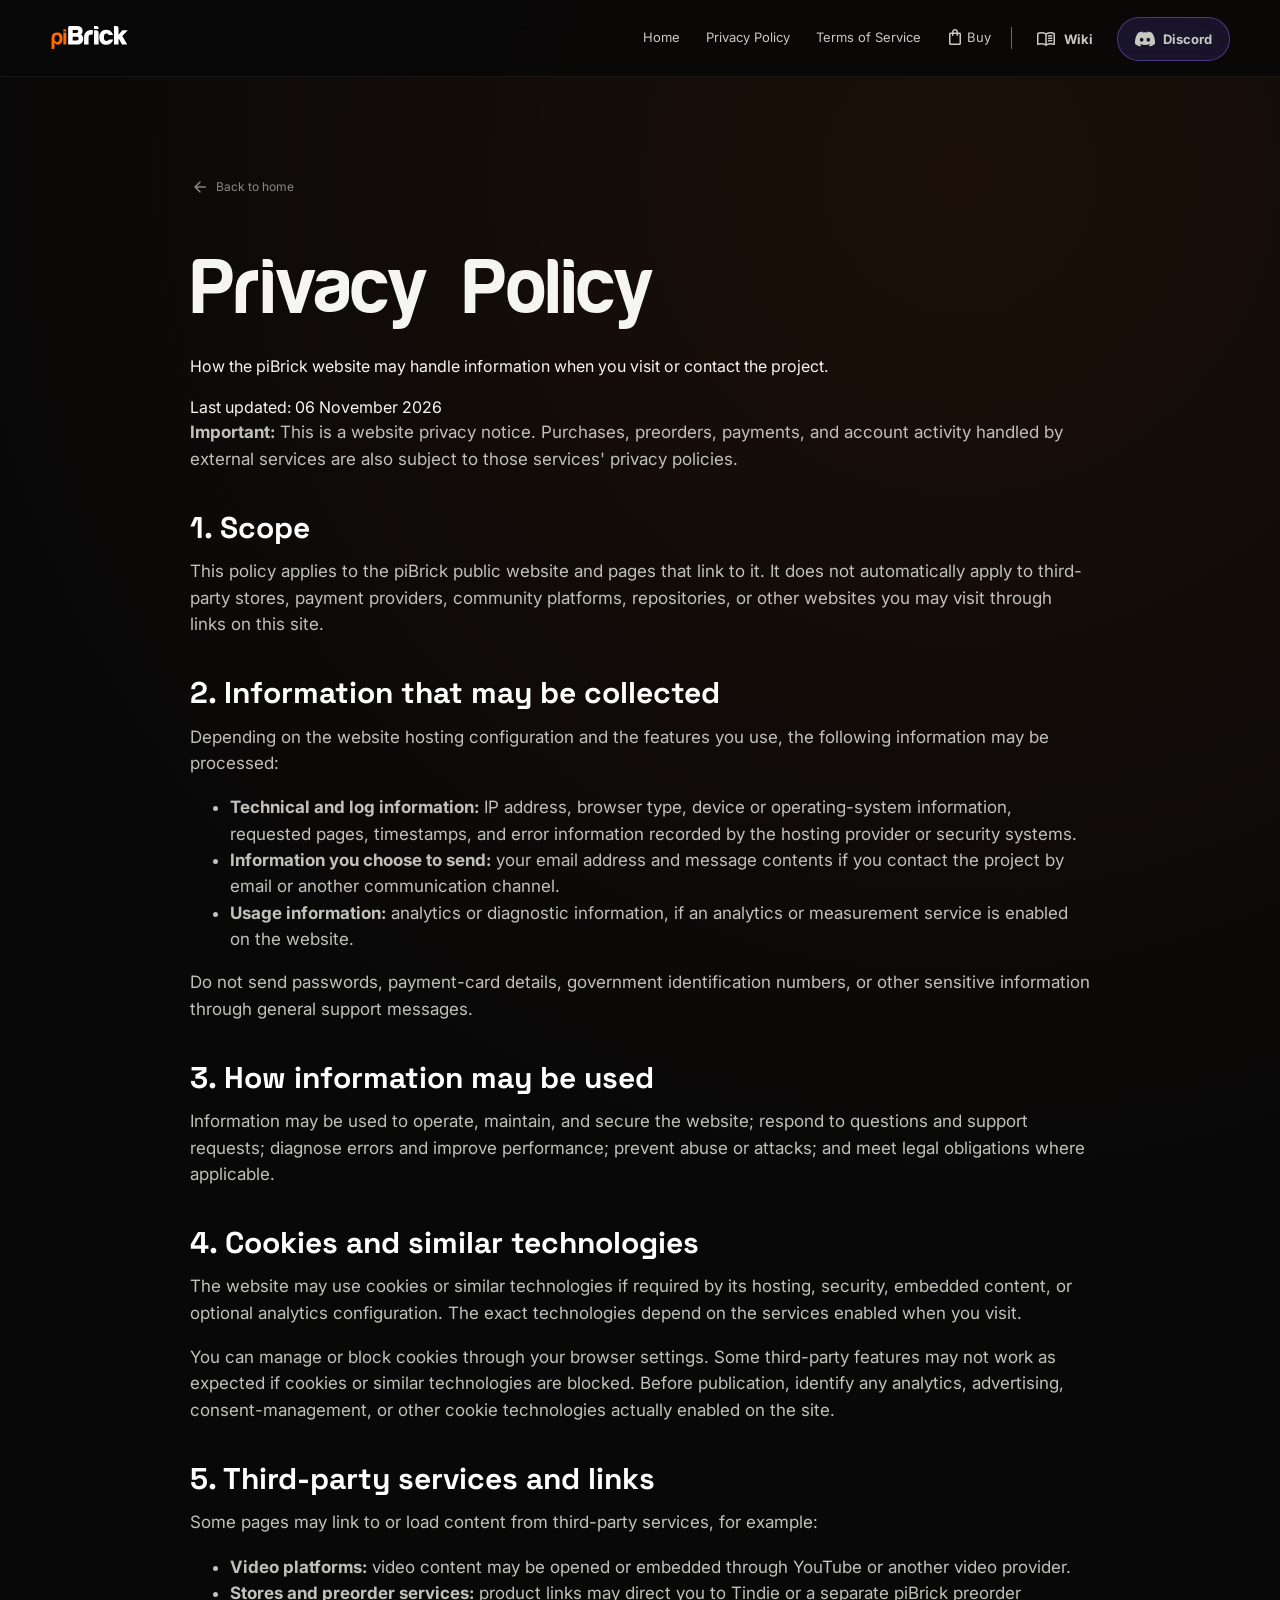
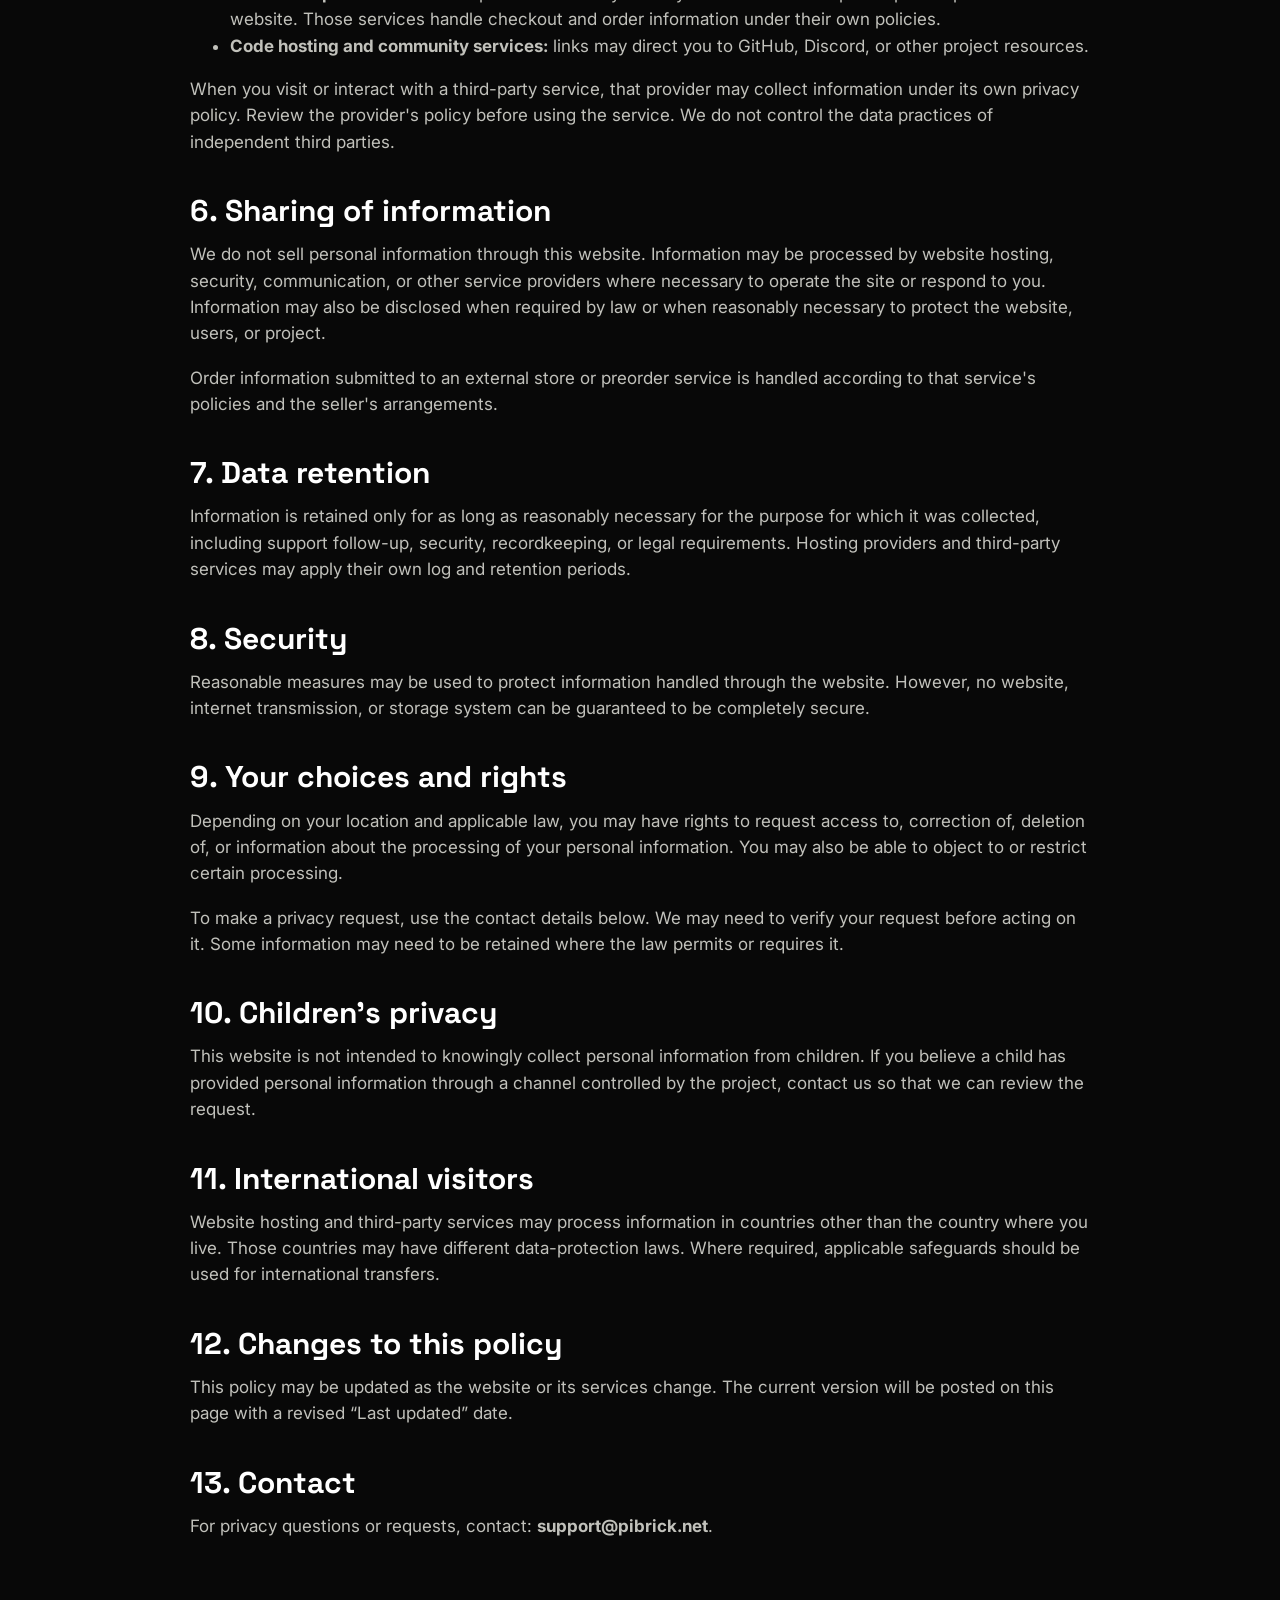
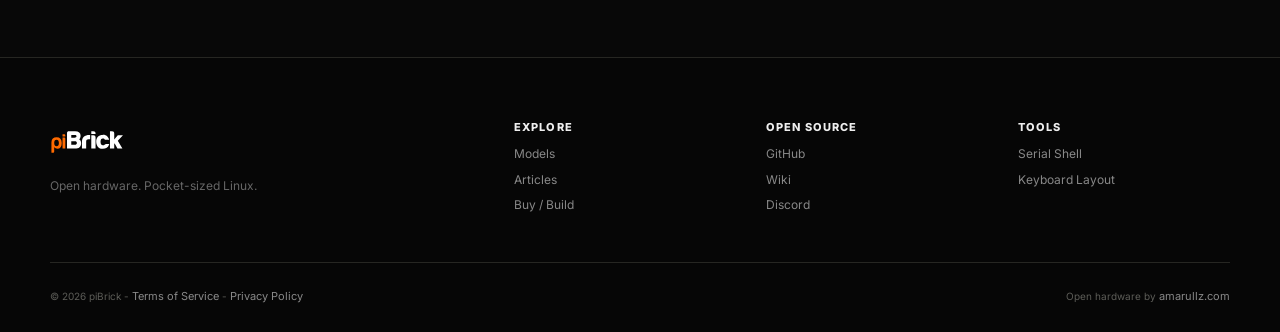
<file: privacy.html>
<!doctype html>
<html lang="en">
  <head>
    <meta charset="utf-8" />
    <meta name="viewport" content="width=device-width, initial-scale=1" />
    <meta name="theme-color" content="#0b0b0b" />
    <title>Privacy Policy — piBrick</title>
    <meta name="description" content="How information may be handled when you visit the piBrick website." />
    <link rel="icon" href="assets/images/pibrick-logo.svg" />
    <link rel="preconnect" href="https://fonts.googleapis.com" />
    <link rel="preconnect" href="https://fonts.gstatic.com" crossorigin />
    <link
      href="https://fonts.googleapis.com/css2?family=Inter:wght@400;500;600;700;800&family=Space+Grotesk:wght@500;600;700&display=swap"
      rel="stylesheet"
    />
    <link
      href="https://fonts.googleapis.com/css2?family=Material+Symbols+Rounded:opsz,wght,FILL,GRAD@20..48,500,0,0"
      rel="stylesheet"
    />
    <link rel="stylesheet" href="assets/css/style.css" />
  </head>
  <body data-page="legal">
    <header class="site-header" id="top">
      <div class="container nav-wrap">
        <a class="brand" href="./"><img src="assets/images/pibrick-logo.svg" alt="piBrick"></a>
        <nav class="desktop-nav" aria-label="Main navigation">
          <a href="./">Home</a
          ><a href="./privacy.html">Privacy Policy</a
          ><a href="./terms.html">Terms of Service</a
          ><a href="./#buy"><span class="material-symbols-rounded">shopping_bag</span>Buy</a>
        </nav>
        <a class="nav-cta nav-cta-wiki" href="https://wiki.pibrick.net" target="_blank" rel="noopener"><span class="material-symbols-rounded">menu_book</span> Wiki</a>
        <a class="nav-cta nav-cta-discord" href="https://discord.gg/e9qUdJ4aVr" target="_blank" rel="noopener"><span class="material-symbols-rounded">discord</span> Discord</a>
      </div>
    </header>
    <main>
      <section class="article-wrap section-pad">
        <div class="container narrow">
          <a class="back-link" href="./"><span class="material-symbols-rounded">arrow_back</span> Back to home</a>
          <div id="articleHeader">
            <div class="article-heading">
              <h1>Privacy Policy</h1>
              <p class="article-excerpt">How the piBrick website may handle information when you visit or contact the project.</p>
              <div class="article-meta">Last updated: 06 November 2026</div>
            </div>
          </div>
          <article id="articleContent" class="markdown">
            
<div class="notice">
  <p><strong>Important:</strong> This is a website privacy notice. Purchases, preorders, payments, and account activity handled by external services are also subject to those services' privacy policies.</p>
</div>

<h2>1. Scope</h2>
<p>This policy applies to the piBrick public website and pages that link to it. It does not automatically apply to third-party stores, payment providers, community platforms, repositories, or other websites you may visit through links on this site.</p>

<h2>2. Information that may be collected</h2>
<p>Depending on the website hosting configuration and the features you use, the following information may be processed:</p>
<ul>
  <li><strong>Technical and log information:</strong> IP address, browser type, device or operating-system information, requested pages, timestamps, and error information recorded by the hosting provider or security systems.</li>
  <li><strong>Information you choose to send:</strong> your email address and message contents if you contact the project by email or another communication channel.</li>
  <li><strong>Usage information:</strong> analytics or diagnostic information, if an analytics or measurement service is enabled on the website.</li>
</ul>
<p>Do not send passwords, payment-card details, government identification numbers, or other sensitive information through general support messages.</p>

<h2>3. How information may be used</h2>
<p>Information may be used to operate, maintain, and secure the website; respond to questions and support requests; diagnose errors and improve performance; prevent abuse or attacks; and meet legal obligations where applicable.</p>

<h2>4. Cookies and similar technologies</h2>
<p>The website may use cookies or similar technologies if required by its hosting, security, embedded content, or optional analytics configuration. The exact technologies depend on the services enabled when you visit.</p>
<p>You can manage or block cookies through your browser settings. Some third-party features may not work as expected if cookies or similar technologies are blocked. Before publication, identify any analytics, advertising, consent-management, or other cookie technologies actually enabled on the site.</p>

<h2>5. Third-party services and links</h2>
<p>Some pages may link to or load content from third-party services, for example:</p>
<ul>
  <li><strong>Video platforms:</strong> video content may be opened or embedded through YouTube or another video provider.</li>
  <li><strong>Stores and preorder services:</strong> product links may direct you to Tindie or a separate piBrick preorder website. Those services handle checkout and order information under their own policies.</li>
  <li><strong>Code hosting and community services:</strong> links may direct you to GitHub, Discord, or other project resources.</li>
</ul>
<p>When you visit or interact with a third-party service, that provider may collect information under its own privacy policy. Review the provider's policy before using the service. We do not control the data practices of independent third parties.</p>

<h2>6. Sharing of information</h2>
<p>We do not sell personal information through this website. Information may be processed by website hosting, security, communication, or other service providers where necessary to operate the site or respond to you. Information may also be disclosed when required by law or when reasonably necessary to protect the website, users, or project.</p>
<p>Order information submitted to an external store or preorder service is handled according to that service's policies and the seller's arrangements.</p>

<h2>7. Data retention</h2>
<p>Information is retained only for as long as reasonably necessary for the purpose for which it was collected, including support follow-up, security, recordkeeping, or legal requirements. Hosting providers and third-party services may apply their own log and retention periods.</p>

<h2>8. Security</h2>
<p>Reasonable measures may be used to protect information handled through the website. However, no website, internet transmission, or storage system can be guaranteed to be completely secure.</p>

<h2>9. Your choices and rights</h2>
<p>Depending on your location and applicable law, you may have rights to request access to, correction of, deletion of, or information about the processing of your personal information. You may also be able to object to or restrict certain processing.</p>
<p>To make a privacy request, use the contact details below. We may need to verify your request before acting on it. Some information may need to be retained where the law permits or requires it.</p>

<h2>10. Children's privacy</h2>
<p>This website is not intended to knowingly collect personal information from children. If you believe a child has provided personal information through a channel controlled by the project, contact us so that we can review the request.</p>

<h2>11. International visitors</h2>
<p>Website hosting and third-party services may process information in countries other than the country where you live. Those countries may have different data-protection laws. Where required, applicable safeguards should be used for international transfers.</p>

<h2>12. Changes to this policy</h2>
<p>This policy may be updated as the website or its services change. The current version will be posted on this page with a revised “Last updated” date.</p>

<h2>13. Contact</h2>
<p>For privacy questions or requests, contact: <strong>support@pibrick.net</strong>.</p>

          </article>
        </div>
      </section>
    </main>
    <footer class="site-footer"></footer>
    <script>
      document.getElementById('year').textContent = new Date().getFullYear();
    </script>
    <script src="assets/js/app.js?v2"></script>
  </body>
</html>
</file>
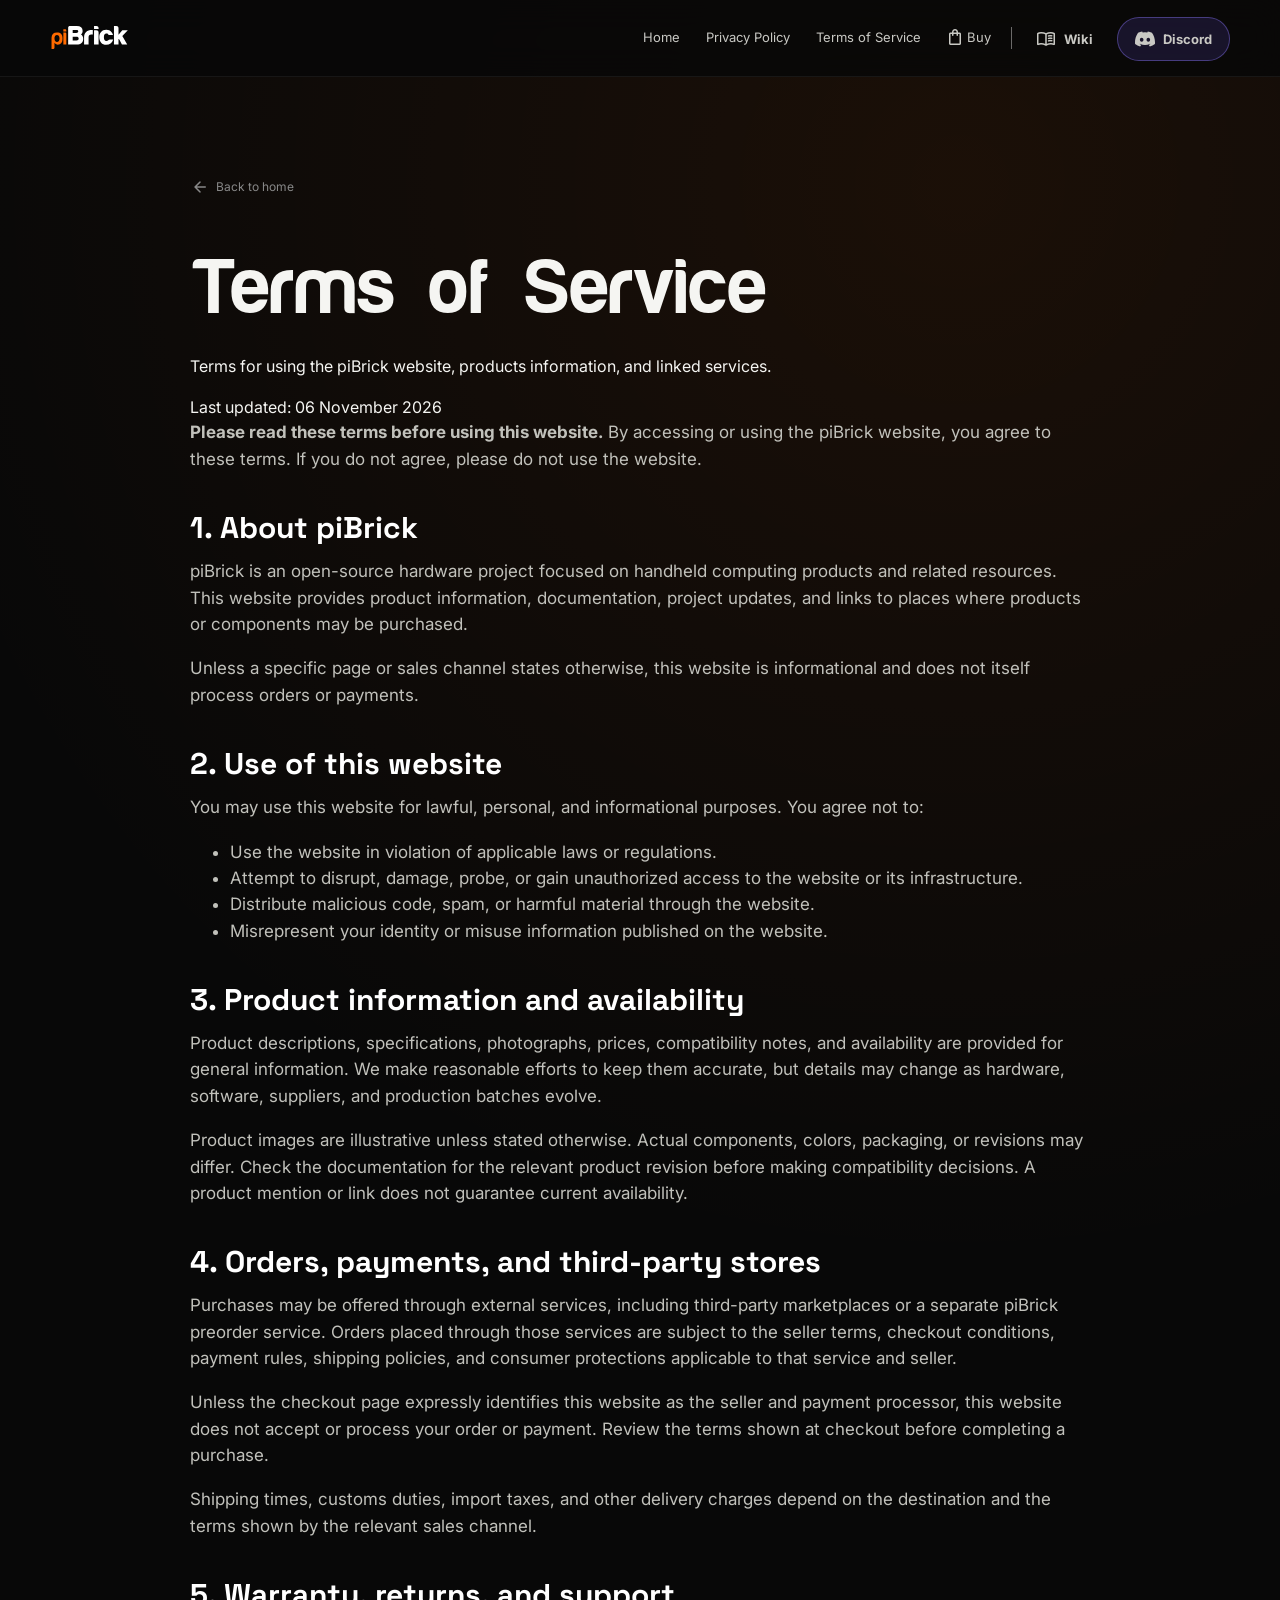
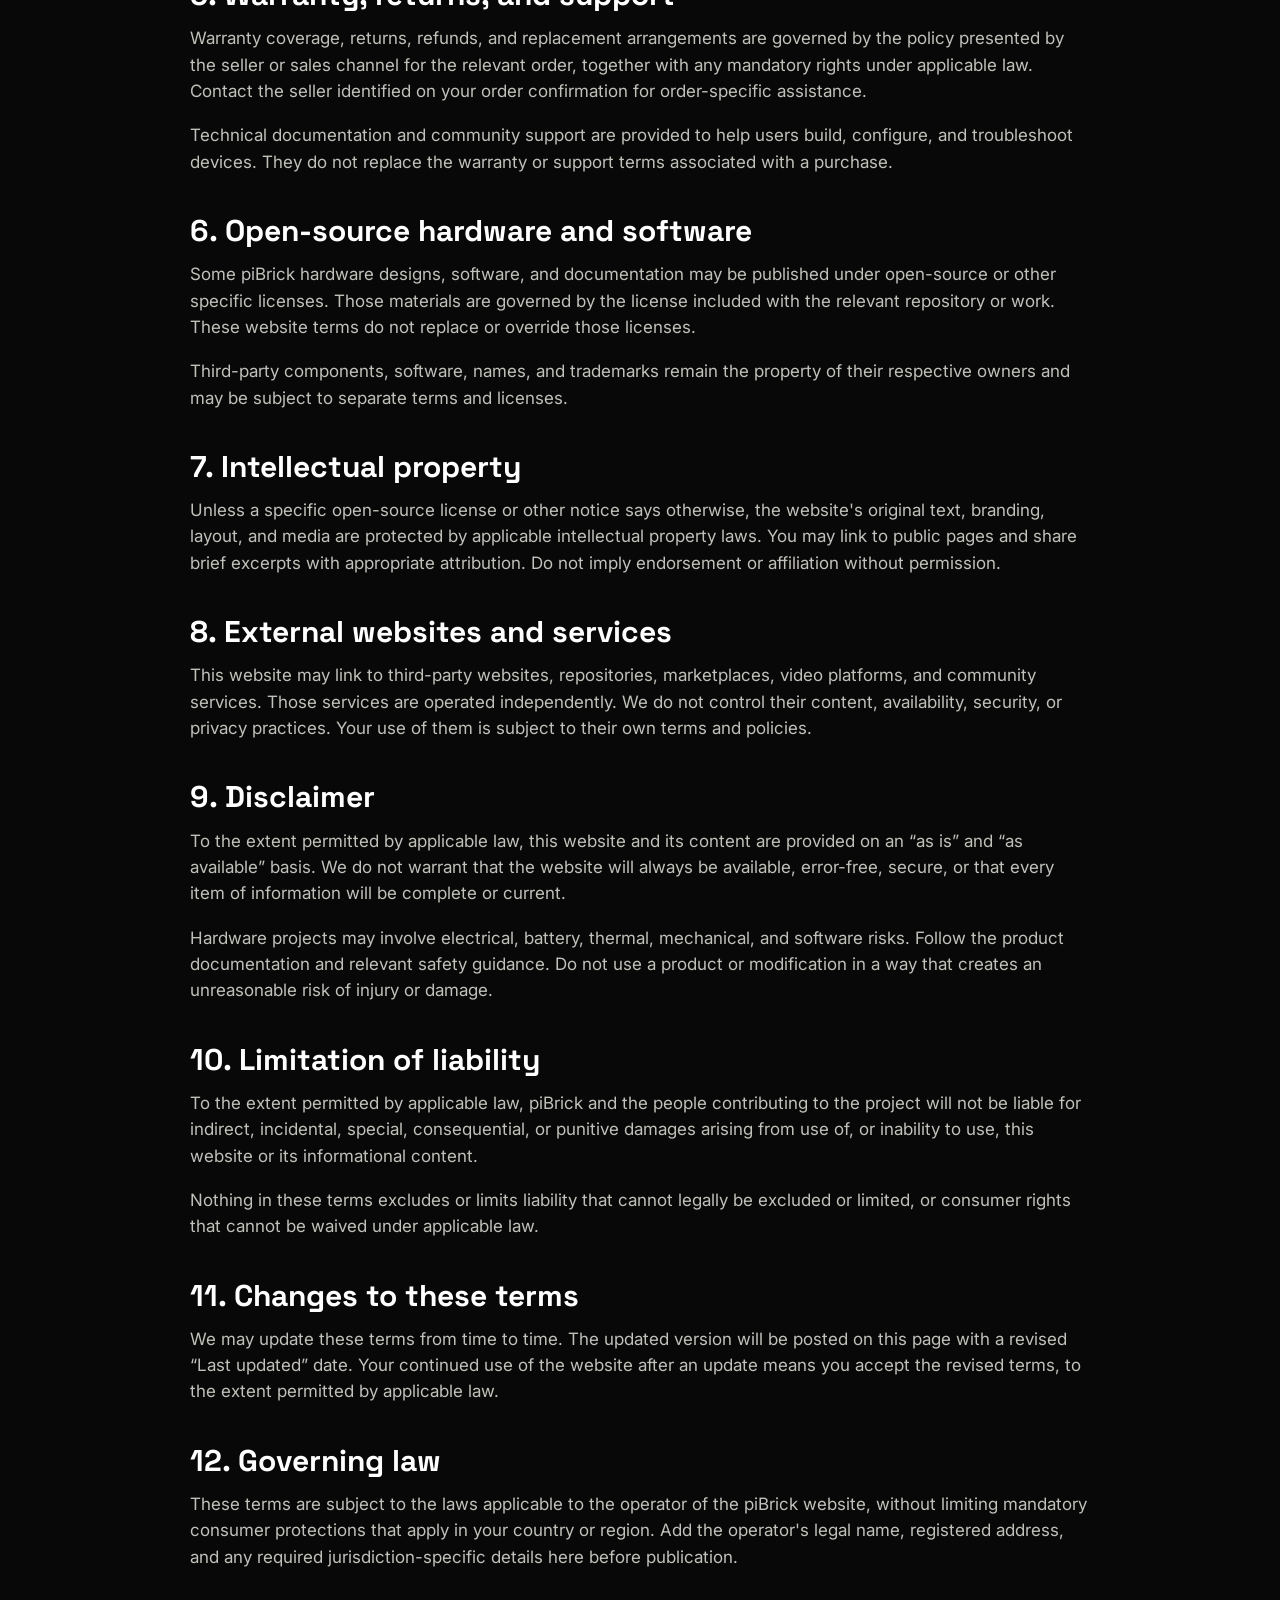
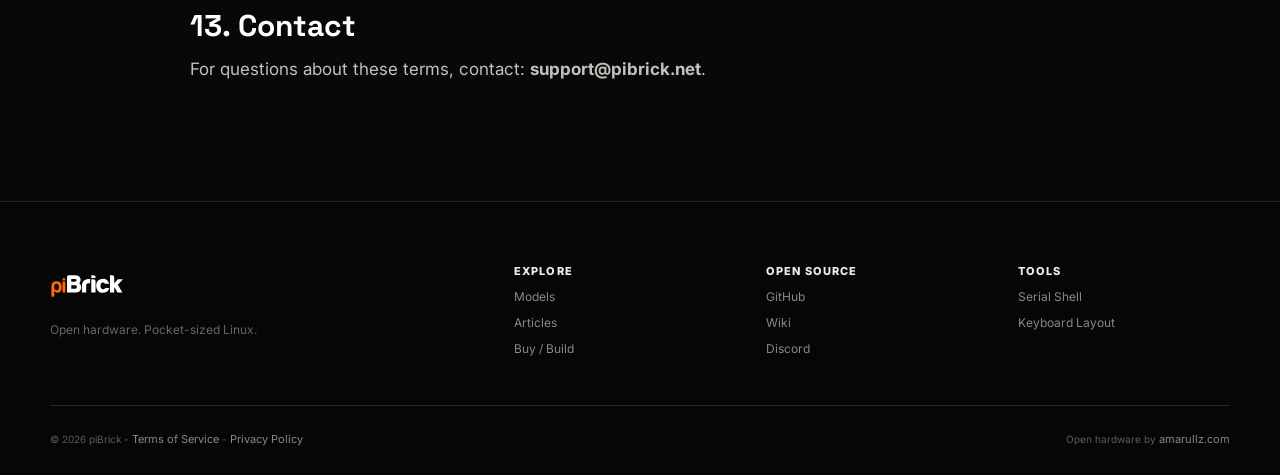
<file: terms.html>
<!doctype html>
<html lang="en">
  <head>
    <meta charset="utf-8" />
    <meta name="viewport" content="width=device-width, initial-scale=1" />
    <meta name="theme-color" content="#0b0b0b" />
    <title>Terms of Service — piBrick</title>
    <meta name="description" content="Terms governing use of the piBrick website and related information." />
    <link rel="icon" href="assets/images/pibrick-logo.svg" />
    <link rel="preconnect" href="https://fonts.googleapis.com" />
    <link rel="preconnect" href="https://fonts.gstatic.com" crossorigin />
    <link
      href="https://fonts.googleapis.com/css2?family=Inter:wght@400;500;600;700;800&family=Space+Grotesk:wght@500;600;700&display=swap"
      rel="stylesheet"
    />
    <link
      href="https://fonts.googleapis.com/css2?family=Material+Symbols+Rounded:opsz,wght,FILL,GRAD@20..48,500,0,0"
      rel="stylesheet"
    />
    <link rel="stylesheet" href="assets/css/style.css" />
  </head>
  <body data-page="legal">
    <header class="site-header" id="top">
      <div class="container nav-wrap">
        <a class="brand" href="./"><img src="assets/images/pibrick-logo.svg" alt="piBrick"></a>
        <nav class="desktop-nav" aria-label="Main navigation">
          <a href="./">Home</a
          ><a href="./privacy.html">Privacy Policy</a
          ><a href="./terms.html">Terms of Service</a
          ><a href="./#buy"><span class="material-symbols-rounded">shopping_bag</span>Buy</a>
        </nav>
        <a class="nav-cta nav-cta-wiki" href="https://wiki.pibrick.net" target="_blank" rel="noopener"><span class="material-symbols-rounded">menu_book</span> Wiki</a>
        <a class="nav-cta nav-cta-discord" href="https://discord.gg/e9qUdJ4aVr" target="_blank" rel="noopener"><span class="material-symbols-rounded">discord</span> Discord</a>
      </div>
    </header>
    <main>
      <section class="article-wrap section-pad">
        <div class="container narrow">
          <a class="back-link" href="./"><span class="material-symbols-rounded">arrow_back</span> Back to home</a>
          <div id="articleHeader">
            <div class="article-heading">
              <h1>Terms of Service</h1>
              <p class="article-excerpt">Terms for using the piBrick website, products information, and linked services.</p>
              <div class="article-meta">Last updated: 06 November 2026</div>
            </div>
          </div>
          <article id="articleContent" class="markdown">
            
<div class="notice">
  <p><strong>Please read these terms before using this website.</strong> By accessing or using the piBrick website, you agree to these terms. If you do not agree, please do not use the website.</p>
</div>

<h2>1. About piBrick</h2>
<p>piBrick is an open-source hardware project focused on handheld computing products and related resources. This website provides product information, documentation, project updates, and links to places where products or components may be purchased.</p>
<p>Unless a specific page or sales channel states otherwise, this website is informational and does not itself process orders or payments.</p>

<h2>2. Use of this website</h2>
<p>You may use this website for lawful, personal, and informational purposes. You agree not to:</p>
<ul>
  <li>Use the website in violation of applicable laws or regulations.</li>
  <li>Attempt to disrupt, damage, probe, or gain unauthorized access to the website or its infrastructure.</li>
  <li>Distribute malicious code, spam, or harmful material through the website.</li>
  <li>Misrepresent your identity or misuse information published on the website.</li>
</ul>

<h2>3. Product information and availability</h2>
<p>Product descriptions, specifications, photographs, prices, compatibility notes, and availability are provided for general information. We make reasonable efforts to keep them accurate, but details may change as hardware, software, suppliers, and production batches evolve.</p>
<p>Product images are illustrative unless stated otherwise. Actual components, colors, packaging, or revisions may differ. Check the documentation for the relevant product revision before making compatibility decisions. A product mention or link does not guarantee current availability.</p>

<h2>4. Orders, payments, and third-party stores</h2>
<p>Purchases may be offered through external services, including third-party marketplaces or a separate piBrick preorder service. Orders placed through those services are subject to the seller terms, checkout conditions, payment rules, shipping policies, and consumer protections applicable to that service and seller.</p>
<p>Unless the checkout page expressly identifies this website as the seller and payment processor, this website does not accept or process your order or payment. Review the terms shown at checkout before completing a purchase.</p>
<p>Shipping times, customs duties, import taxes, and other delivery charges depend on the destination and the terms shown by the relevant sales channel.</p>

<h2>5. Warranty, returns, and support</h2>
<p>Warranty coverage, returns, refunds, and replacement arrangements are governed by the policy presented by the seller or sales channel for the relevant order, together with any mandatory rights under applicable law. Contact the seller identified on your order confirmation for order-specific assistance.</p>
<p>Technical documentation and community support are provided to help users build, configure, and troubleshoot devices. They do not replace the warranty or support terms associated with a purchase.</p>

<h2>6. Open-source hardware and software</h2>
<p>Some piBrick hardware designs, software, and documentation may be published under open-source or other specific licenses. Those materials are governed by the license included with the relevant repository or work. These website terms do not replace or override those licenses.</p>
<p>Third-party components, software, names, and trademarks remain the property of their respective owners and may be subject to separate terms and licenses.</p>

<h2>7. Intellectual property</h2>
<p>Unless a specific open-source license or other notice says otherwise, the website's original text, branding, layout, and media are protected by applicable intellectual property laws. You may link to public pages and share brief excerpts with appropriate attribution. Do not imply endorsement or affiliation without permission.</p>

<h2>8. External websites and services</h2>
<p>This website may link to third-party websites, repositories, marketplaces, video platforms, and community services. Those services are operated independently. We do not control their content, availability, security, or privacy practices. Your use of them is subject to their own terms and policies.</p>

<h2>9. Disclaimer</h2>
<p>To the extent permitted by applicable law, this website and its content are provided on an “as is” and “as available” basis. We do not warrant that the website will always be available, error-free, secure, or that every item of information will be complete or current.</p>
<p>Hardware projects may involve electrical, battery, thermal, mechanical, and software risks. Follow the product documentation and relevant safety guidance. Do not use a product or modification in a way that creates an unreasonable risk of injury or damage.</p>

<h2>10. Limitation of liability</h2>
<p>To the extent permitted by applicable law, piBrick and the people contributing to the project will not be liable for indirect, incidental, special, consequential, or punitive damages arising from use of, or inability to use, this website or its informational content.</p>
<p>Nothing in these terms excludes or limits liability that cannot legally be excluded or limited, or consumer rights that cannot be waived under applicable law.</p>

<h2>11. Changes to these terms</h2>
<p>We may update these terms from time to time. The updated version will be posted on this page with a revised “Last updated” date. Your continued use of the website after an update means you accept the revised terms, to the extent permitted by applicable law.</p>

<h2>12. Governing law</h2>
<p>These terms are subject to the laws applicable to the operator of the piBrick website, without limiting mandatory consumer protections that apply in your country or region. Add the operator's legal name, registered address, and any required jurisdiction-specific details here before publication.</p>

<h2>13. Contact</h2>
<p>For questions about these terms, contact: <strong>support@pibrick.net</strong>.</p>

          </article>
        </div>
      </section>
    </main>
    <footer class="site-footer"></footer>
    <script>
      document.getElementById('year').textContent = new Date().getFullYear();
    </script>
    <script src="assets/js/app.js?v2"></script>
  </body>
</html>
</file>
<file: assets/css/style.css>
:root {
  --bg: #080808;
  --panel: #101010;
  --panel2: #151515;
  --text: #f5f5f2;
  --muted: #9c9c96;
  --line: #262622;
  --orange: #ff6a00;
  --orange2: #ff8a33;
  --max: 1180px;
  --radius: 24px;
}
@font-face {
    font-family: 'Harabara';
    src: url('harabara.otf') format('opentype');
    font-weight: normal;
    font-style: normal;
}
* {
  box-sizing: border-box;
}
html {
  scroll-behavior: smooth;
}
body {
  margin: 0;
  background:
    radial-gradient(circle at 75% 5%, rgba(255, 106, 0, 0.08), transparent 30%),
    var(--bg);
  color: var(--text);
  font-family: Inter, system-ui, sans-serif;
  line-height: 1.55;
}
a {
  color: inherit;
  text-decoration: none;
}
img {
  max-width: 100%;
  display: block;
}
.container {
  width: min(var(--max), calc(100% - 40px));
  margin: auto;
}
.narrow {
  max-width: 900px;
}
.section-pad {
  padding: 100px 0;
}
.site-header {
  position: sticky;
  top: 0;
  z-index: 30;
  background: rgba(8, 8, 8, 0.84);
  backdrop-filter: blur(16px);
  border-bottom: 1px solid rgba(255, 255, 255, 0.06);
}
.nav-wrap {
  height: 76px;
  display: flex;
  align-items: center;
  gap: 6px;
}
.brand {
  width: 112px;
}
.brand img {
  width: 100%;
  height: 48px;
  object-fit: contain;
  object-position: left center;
}
.desktop-nav {
  display: flex;
  gap: 26px;
  margin-left: auto;
  padding-right: 20px;
  border-right: 1px solid rgba(255, 255, 255, 0.4);
}
.desktop-nav a {
  font-size: 13px;
  color: #c9c9c4;
}
.desktop-nav a .material-symbols-rounded{
  transform: translate(-2px,-2px);
}
.desktop-nav a:hover {
  color: #fff;
}
.nav-cta,
.btn {
  display: inline-flex;
  align-items: center;
  gap: 8px;
  border-radius: 999px;
  padding: 11px 17px;
  font-size: 13px;
  font-weight: 700;
}
.nav-cta {
  border: 1px solid #333;
  color: #c9c9c4;
  transform: translateY(1px);
}
.nav-cta {
  transition:
    background 0.25s ease,
    border-color 0.25s ease,
    color 0.25s ease,
    box-shadow 0.25s ease,
    transform 0.25s ease;
}

/* Wiki - Blue */
.nav-cta-wiki{
  border-color: transparent;
  background: rgba(255, 140, 50, 0);
}
.nav-cta-wiki:hover {
  color: #ffddaa;
  background: rgba(255, 140, 50, 0.14);
  border-color: rgba(255, 150, 60, 0.7);
  box-shadow:
    0 0 12px rgba(255, 140, 50, 0.2),
    0 4px 14px rgba(255, 120, 30, 0.18);
  transform: translateY(-3px);
}

/* Discord - Purple */
.nav-cta-discord{
  background: rgba(114, 90, 255, 0.14);
  border-color: rgba(140, 120, 255, 0.4);
}
.nav-cta-discord:hover {
  color: #c5b5ff;
  background: rgba(114, 90, 255, 0.24);
  border-color: rgba(140, 120, 255, 0.7);
  box-shadow:
    0 0 12px rgba(114, 90, 255, 0.25),
    0 4px 14px rgba(114, 90, 255, 0.2);
  transform: translateY(-3px);
}

.nav-cta:active {
  transform: translateY(-1px);
}
.material-symbols-rounded {
  font-size: 20px;
  line-height: 1;
  vertical-align: middle;
}
.hero {
  padding-top: 70px;
  min-height: 700px;
  overflow: hidden;
}
.hero-grid {
  display: grid;
  grid-template-columns: 1fr 1fr;
  align-items: center;
  min-height: 620px;
}
.hero-copy {
  position: relative;
  z-index: 2;
}
.eyebrow,
.kicker {
  color: var(--orange);
  font-size: 12px;
  font-weight: 800;
  text-transform: uppercase;
  letter-spacing: 0.14em;
}
.eyebrow {
  display: flex;
  align-items: center;
  gap: 9px;
}
.status-dot {
  width: 7px;
  height: 7px;
  background: var(--orange);
  border-radius: 50%;
  box-shadow: 0 0 18px var(--orange);
}
h1,
h2,
h3 {
  font-family: "Space Grotesk", Inter, sans-serif;
  line-height: 1.04;
  margin: 0;
}
h1 {
  font-family: "Harabara", "Space Grotesk", Inter, sans-serif;
  font-weight: 300;
  font-size: clamp(48px, 6vw, 86px);
  /* letter-spacing: -0.055em; */
  letter-spacing: -0.025em;
  margin: 18px 0 24px;
}
h1 em,
h2 span,
.page-hero span {
  font-style: normal;
  color: var(--orange);
}
h1 em{
  font-size: 0.8em;
}
.hero-lead {
  font-size: 18px;
  color: #b9b9b2;
  max-width: 590px;
}
.hero-actions {
  display: flex;
  gap: 10px;
  margin: 30px 0;
}
.btn-primary {
  background: var(--orange);
  color: #111;
}
.btn-primary:hover {
  background: var(--orange2);
}
.btn-ghost {
  border: 1px solid #333;
  background: #101010;
}
.hero-meta {
  display: flex;
  gap: 25px;
  color: #74746e;
  font-size: 11px;
  text-transform: uppercase;
  letter-spacing: 0.08em;
}
.hero-meta b {
  color: #eee;
  margin-right: 5px;
}
.hero-art {
  position: relative;
  height: 620px;
  display: flex;
  align-items: center;
  justify-content: center;
}
.hero-art .glow {
  position: absolute;
  width: 470px;
  height: 470px;
  border-radius: 50%;
  background: var(--orange);
  filter: blur(130px);
  opacity: 0.12;
}
.hero-art img {
  position: relative;
  z-index: 1;
  width: min(100%, 600px);
  max-height: 640px;
  object-fit: contain;
  filter: drop-shadow(0 35px 35px rgba(0, 0, 0, 0.65));
}
.section-head {
  display: flex;
  justify-content: space-between;
  align-items: end;
  gap: 25px;
  margin-bottom: 35px;
}
.section-head h2 {
  font-size: clamp(34px, 4vw, 54px);
  letter-spacing: -0.045em;
  margin-top: 8px;
}
.text-link {
  display: inline-flex;
  align-items: center;
  gap: 5px;
  color: #ddd;
  font-size: 13px;
}
.text-link:hover {
  color: var(--orange);
}
.model-grid {
  display: grid;
  grid-template-columns: repeat(2, 1fr);
  gap: 18px;
}
.model-card {
  min-height: 420px;
  position: relative;
  overflow: hidden;
  border: 1px solid var(--line);
  border-radius: var(--radius);
  background: linear-gradient(145deg, #131313, #0d0d0d);
  padding: 32px;
}
.model-card-image {
  position: absolute;
  inset: 0;
  display: flex;
  align-items: flex-end;
  justify-content: flex-end;
}
.model-card-image:after {
  content: "";
  position: absolute;
  inset: 0;
  /* background: linear-gradient(
    90deg,
    #0d0d0d 0%,
    rgba(13, 13, 13, 0.75) 42%,
    rgba(13, 13, 13, 0.05) 100%
  ); */
}
.model-card-image img {
  height: 100%;
  width: 64%;
  object-fit: contain;
  object-position: center;
  opacity: 0.75;
  transition: transform 0.2s ease;
}
.model-card:hover img{
  opacity: 1;
  transform: scale(1.02) translateY(-5px);
}
.model-card-content {
  position: relative;
  z-index: 2;
  max-width: 55%;
}
.model-card h3 {
  font-size: 34px;
  margin: 8px 0 12px;
}
.model-card p {
  color: #aaa;
  max-width: 400px;
}
.tag {
  display: inline-flex;
  padding: 6px 9px;
  border: 1px solid #383832;
  border-radius: 999px;
  color: #bcbcb6;
  font-size: 11px;
}
.card-link {
  display: inline-flex;
  align-items: center;
  gap: 5px;
  color: var(--orange);
  font-size: 13px;
  font-weight: 800;
  margin-top: 15px;
}
.feature-strip {
  padding-top: 40px;
}
.feature-grid {
  display: grid;
  grid-template-columns: 1.35fr repeat(3, 1fr);
  gap: 1px;
  border: 1px solid var(--line);
  background: var(--line);
  border-radius: var(--radius);
  overflow: hidden;
}
.feature-grid > * {
  background: #0d0d0d;
  padding: 32px;
}
.feature-intro {
  background: linear-gradient(135deg, #17110d, #0d0d0d) !important;
}
.feature-intro h2 {
  font-size: 35px;
  margin: 8px 0 10px;
}
.feature-intro p,
.feature-card p {
  color: #969690;
  font-size: 13px;
}
.feature-card .material-symbols-rounded {
  color: var(--orange);
  font-size: 28px;
  margin-bottom: 18px;
}
.feature-card h3 {
  font-size: 18px;
}
.accordion {
  border-top: 1px solid var(--line);
}
.faq {
  border-bottom: 1px solid var(--line);
}
.faq button {
  width: 100%;
  border: 0;
  background: none;
  color: #eee;
  display: flex;
  align-items: center;
  justify-content: space-between;
  text-align: left;
  padding: 22px 0;
  font: 600 16px Inter;
  cursor: pointer;
}
.faq-answer {
  max-height: 0;
  overflow: hidden;
  color: #92928c;
  font-size: 14px;
  transition: max-height 0.25s ease;
}
.faq.open .faq-answer {
  max-height: 200px;
  padding: 0 50px 22px 0;
}
.faq .icon {
  transition: transform 0.2s;
}
.faq.open .icon {
  transform: rotate(45deg);
}
.resource-grid {
  display: grid;
  grid-template-columns: repeat(4, 1fr);
  gap: 12px;
}
.resource {
  padding: 22px;
  border: 1px solid var(--line);
  border-radius: 18px;
  background: #0e0e0e;
  transition: 0.2s;
}
.resource:hover {
  border-color: #45453f;
  transform: translateY(-2px);
}
.resource .icon {
  color: var(--orange);
  font-size: 25px;
}
.resource .icon .material-symbols-rounded{
  font-size: 32px;
}
.resource h3 {
  font-size: 16px;
  margin: 16px 0 7px;
}
.resource p {
  font-size: 12px;
  color: #85857f;
  margin: 0;
}
.article-grid {
  display: grid;
  grid-template-columns: repeat(3, 1fr);
  gap: 16px;
}
.article-card {
  border: 1px solid var(--line);
  border-radius: 20px;
  overflow: hidden;
  background: #0e0e0e;
}
.article-card img {
  width: 100%;
  height: 190px;
  object-fit: cover;
}
.article-card-body {
  padding: 21px;
}
.article-card .date {
  font-size: 10px;
  color: var(--orange);
  text-transform: uppercase;
  letter-spacing: 0.1em;
  font-weight: 800;
}
.article-card h3 {
  font-size: 22px;
  margin: 9px 0;
}
.article-card p {
  font-size: 13px;
  color: #8f8f89;
}
.buy-panel {
  border: 1px solid #3a2518;
  border-radius: 28px;
  background:
    radial-gradient(circle at 100% 0, rgba(255, 106, 0, 0.15), transparent 42%),
    #100d0a;
  padding: 42px;
  display: grid;
  grid-template-columns: 1fr 1.25fr;
  gap: 45px;
}
.buy-copy h2 {
  font-size: clamp(35px, 4vw, 55px);
  margin: 8px 0 16px;
  letter-spacing: -0.04em;
}
.buy-copy p {
  color: #9b9b94;
  max-width: 500px;
}
.buy-grid {
  display: grid;
  grid-template-columns: repeat(3, 1fr);
  gap: 10px;
}
.buy-card {
  display: flex;
  flex-direction: column;
  padding: 22px;
  border: 1px solid #342a23;
  border-radius: 18px;
  background: rgba(0, 0, 0, 0.24);
}
.buy-card .icon {
  color: var(--orange);
}
.buy-card .icon .material-symbols-rounded{
  font-size: 32px;
}
.buy-card h3 {
  font-size: 17px;
  margin: 16px 0 5px;
}
.buy-card .price {
  font-size: 12px;
  color: #eee;
  font-weight: 700;
}
.buy-card p {
  font-size: 11px;
  color: #85827e;
  margin: 7px 0 20px;
}

.testimonial-grid {
  display: grid;
  grid-template-columns: repeat(2, 1fr);
  gap: 16px;
}
.testimonial {
  padding: 28px;
  border: 1px solid var(--line);
  border-radius: 20px;
  background: #0e0e0e;
}
.testimonial blockquote {
  font: 500 21px/1.35 "Space Grotesk";
  margin: 0 0 25px;
}
.testimonial .name {
  font-size: 12px;
  font-weight: 700;
}
.testimonial .meta {
  font-size: 11px;
  color: #74746e;
}
.site-footer {
  border-top: 1px solid var(--line);
  padding: 55px 0 20px;
  background: #060606;
}
.footer-grid {
  display: grid;
  grid-template-columns: 2fr repeat(3, 1fr);
  gap: 40px;
}
.footer-logo {
  width: 120px;
  height: 45px;
  object-fit: contain;
  object-position: left center;
}
.site-footer p {
  color: #666;
  font-size: 12px;
}
.site-footer a {
  display: block;
  color: #888;
  font-size: 12px;
  margin: 7px 0;
}
.site-footer a:hover {
  color: #fff;
}
.footer-bottom a{
  display: inline-block;
  font-size: 11px;
}
.footer-title {
  font-size: 11px;
  text-transform: uppercase;
  letter-spacing: 0.1em;
  color: #eee;
  font-weight: 800;
}
.footer-bottom {
  display: flex;
  justify-content: space-between;
  gap: 20px;
  border-top: 1px solid var(--line);
  margin-top: 40px;
  padding-top: 18px;
  color: #5d5d58;
  font-size: 10px;
}
.page-hero {
  padding-bottom: 30px;
}
.page-hero h1 {
  font-size: clamp(48px, 7vw, 76px);
  margin: 15px 0;
}
.page-hero p {
  color: #8f8f89;
}
.back-link {
  display: inline-flex;
  align-items: center;
  gap: 6px;
  color: #888;
  font-size: 12px;
  margin-bottom: 35px;
}
.article-head h1 {
  font-size: clamp(42px, 6vw, 70px);
  margin: 12px 0;
}
.article-head .date {
  color: var(--orange);
  font-size: 11px;
  font-weight: 800;
  text-transform: uppercase;
  letter-spacing: 0.1em;
}
.article-cover {
  margin: 30px 0;
  border-radius: 22px;
  width: 100%;
  max-height: 560px;
  object-fit: cover;
  border: 1px solid var(--line);
}
.markdown {
  font-size: 17px;
  color: #c1c1bb;
}
.markdown h1,
.markdown h2,
.markdown h3 {
  color: #fff;
  margin: 40px 0 15px;
}
.markdown h1 {
  font-size: 42px;
}
.markdown h2 {
  font-size: 30px;
}
.markdown h3 {
  font-size: 22px;
}
.markdown p {
  margin: 0 0 18px;
}
.markdown a {
  color: var(--orange);
  text-decoration: underline;
}
.markdown code {
  background: #151515;
  border: 1px solid #272722;
  border-radius: 5px;
  padding: 2px 6px;
}
.markdown pre {
  background: #111;
  border: 1px solid #252520;
  padding: 18px;
  border-radius: 12px;
  overflow: auto;
}
.markdown blockquote {
  border-left: 3px solid var(--orange);
  margin: 25px 0;
  padding: 3px 20px;
  color: #999;
}
.model-hero {
  padding: 75px 0 35px;
}
.model-hero-grid {
  display: grid;
  grid-template-columns: 1fr 1fr;
  gap: 40px;
  align-items: center;
}
.model-hero h1 {
  font-size: clamp(45px, 6vw, 75px);
  margin: 10px 0 18px;
}
.model-hero p {
  color: #aaa;
  max-width: 600px;
}
.model-hero-image {
  height: 600px;
  display: flex;
  align-items: center;
  justify-content: center;
}
.model-hero-image img {
  max-height: 600px;
  object-fit: contain;
  filter: drop-shadow(0 35px 35px rgba(0, 0, 0, 0.55));
}
.pill-row {
  display: flex;
  flex-wrap: wrap;
  gap: 8px;
  margin: 22px 0;
}
.pill {
  border: 1px solid #333;
  border-radius: 999px;
  padding: 7px 10px;
  font-size: 11px;
  color: #aaa;
}
.spec-layout {
  display: grid;
  grid-template-columns: 1.1fr 0.9fr;
  gap: 40px;
}
.spec-table {
  border-top: 1px solid var(--line);
}
.spec-row {
  display: grid;
  grid-template-columns: 150px 1fr;
  gap: 20px;
  padding: 14px 0;
  border-bottom: 1px solid var(--line);
  font-size: 13px;
}
.spec-row strong {
  color: #eee;
}
.spec-row span {
  color: #90908a;
}
.gallery {
  display: grid;
  grid-template-columns: repeat(3, 1fr);
  gap: 12px;
}
.gallery-item {
  border: 1px solid var(--line);
  border-radius: 16px;
  overflow: hidden;
  background: #0e0e0e;
  cursor: zoom-in;
}
.board-map-image{
  cursor: zoom-in;
  transition: transform 0.2s ease;
}
.board-map-image:hover{
  transform: scale(1.02);
}
.gallery-item img {
  width: 100%;
  height: 230px;
  object-fit: cover;
}
.gallery-item span {
  display: block;
  padding: 10px 12px;
  font-size: 11px;
  color: #888;
}
.model-buy {
  display: grid;
  grid-template-columns: repeat(3, 1fr);
  gap: 12px;
}
.lightbox {
  position: fixed;
  inset: 0;
  background: rgba(0, 0, 0, 0.92);
  z-index: 100;
  display: flex;
  align-items: center;
  justify-content: center;
  padding: 50px;
}
.lightbox[hidden] {
  display: none;
}
.lightbox img {
  max-width: 95vw;
  max-height: 90vh;
  object-fit: contain;
}
.lightbox-close {
  position: absolute;
  right: 25px;
  top: 25px;
  background: #181818;
  color: #fff;
  border: 1px solid #333;
  border-radius: 50%;
  width: 44px;
  height: 44px;
  cursor: pointer;
}
.loading {
  color: #777;
  padding: 40px 0;
}
.error {
  color: #ff9870;
  padding: 30px 0;
}
@media (max-width: 350px) {
  .nav-cta span{
    display: none;
  }
  .nav-cta{
    font-size: 12px;
  }
}
@media (max-width: 900px) {
  .desktop-nav {
    display: none;
  }
  .brand{
    width: 100%;
  }
  .hero-grid,
  .model-hero-grid,
  .buy-panel,
  .spec-layout {
    grid-template-columns: 1fr;
  }
  .hero {
    padding-top: 35px;
  }
  .hero-art {
    height: 480px;
    order: -1;
  }
  .hero-copy {
    margin-top: -20px;
  }
  .resource-grid {
    grid-template-columns: repeat(2, 1fr);
  }
  .article-grid {
    grid-template-columns: repeat(2, 1fr);
  }
  .feature-grid {
    grid-template-columns: 1fr 1fr;
  }
  .feature-intro {
    grid-column: 1/-1;
  }
  .buy-grid {
    grid-template-columns: 1fr;
  }
  .model-hero-image {
    height: 470px;
  }
  .model-hero-image img {
    max-height: 470px;
  }
  .gallery {
    grid-template-columns: repeat(2, 1fr);
  }
  .model-buy {
    grid-template-columns: 1fr;
  }
  .footer-grid {
    grid-template-columns: 1fr 1fr;
  }
}
@media (max-width: 620px) {
  .container {
    width: min(var(--max), calc(100% - 26px));
  }
  .section-pad {
    padding: 70px 0;
  }
  .nav-wrap {
    height: 64px;
  }
  .hero {
    min-height: auto;
  }
  .hero-art {
    height: 390px;
  }
  .hero-art img {
    max-height: 390px;
  }
  .hero-meta {
    flex-direction: column;
    gap: 7px;
  }
  .model-grid,
  .article-grid,
  .testimonial-grid,
  .resource-grid,
  .gallery {
    grid-template-columns: 1fr;
  }
  .model-card {
    min-height: 440px;
  }
  .model-card-content {
    max-width: 80%;
  }
  .model-card-image img {
    width: 100%;
    opacity: 0.35;
  }
  .feature-grid {
    grid-template-columns: 1fr;
  }
  .feature-intro {
    grid-column: auto;
  }
  .buy-panel {
    padding: 25px;
  }
  .footer-grid {
    grid-template-columns: 1fr 1fr;
  }
  .footer-bottom {
    flex-direction: column;
  }
  .spec-row {
    grid-template-columns: 1fr;
    gap: 3px;
  }
  .gallery-item img {
    height: 260px;
  }
}

/* Hero slideshow transitions */
.hero-copy,
.hero-art img {
  transition: opacity 0.3s ease, transform 0.3s ease;
}

.hero-fade {
  opacity: 0;
  transform: translateY(8px);
}

/* Hero navigation */
.hero-navigation {
  display: flex;
  align-items: center;
  justify-content: space-between;
  margin-top: 24px;
}

.hero-dots {
  display: flex;
  align-items: center;
  gap: 9px;
}

.hero-dots button {
  width: 9px;
  height: 9px;
  padding: 0;
  border: 0;
  border-radius: 20px;
  background: #555;
  cursor: pointer;
  transition: all 0.3s ease;
}

.hero-dots button.active {
  width: 28px;
  background: var(--orange, #ff7800);
}

.hero-arrows {
  display: flex;
  gap: 10px;
}

.hero-arrows button {
  width: 40px;
  height: 40px;
  display: grid;
  place-items: center;
  border: 1px solid #444;
  border-radius: 50%;
  background: transparent;
  color: white;
  cursor: pointer;
  transition: all 0.2s ease;
}

.hero-arrows button:hover {
  background: var(--orange, #ff7800);
  border-color: var(--orange, #ff7800);
}

/* Mobile */
@media (max-width: 768px) {
  .hero-navigation {
    margin-top: 20px;
  }
}


/* YouTube video gallery */
.video-grid {
  display: grid;
  grid-template-columns: repeat(2, minmax(0, 1fr));
  gap: 24px;
}

.video-card {
  display: block;
  padding: 0;
  text-align: left;
  background: var(--surface, #181818);
  border: 1px solid rgba(255,255,255,.08);
  border-radius: 14px;
  overflow: hidden;
  cursor: pointer;
  color: inherit;
}

.video-thumbnail {
  position: relative;
  aspect-ratio: 16 / 9;
  overflow: hidden;
  background: #111;
}

.video-thumbnail img {
  width: 100%;
  height: 100%;
  object-fit: cover;
  transition: transform .3s ease;
}

.video-card:hover .video-thumbnail img {
  transform: scale(1.04);
}

.video-play {
  position: absolute;
  inset: 0;
  display: grid;
  place-items: center;
  color: white;
}

.video-play .material-symbols-rounded {
  font-size: 52px;
  background: rgba(0,0,0,.65);
  border-radius: 50%;
  color: var(--orange, #ff7800);
}

.video-info {
  padding: 16px;
}

.video-info h3 {
  margin: 0 0 6px;
}

.video-info p {
  margin: 0;
  opacity: .65;
  font-size: .9rem;
}

/* YouTube popup */
.video-lightbox {
  z-index: 10000;
}

.video-player {
  width: min(900px, 100vw);
  aspect-ratio: 16 / 9;
  background: #000;
}

.video-player iframe {
  width: 100%;
  height: 100%;
  border: 0;
}

@media (max-width: 650px) {
  .video-grid {
    grid-template-columns: 1fr;
  }
  .video-lightbox {
    padding: 20px 0 20px 0 !important;
    z-index: 10000;
  }
}


.buy-guide-link {
  display: inline-flex;
  align-items: center;
  gap: 7px;
  margin-top: 10px;
  color: var(--muted);
  font-size: 0.85rem;
  text-decoration: none;
  transition: color 0.25s ease, gap 0.25s ease;
}

.buy-guide-link .material-symbols-rounded {
  font-size: 17px;
}

.buy-guide-link:hover {
  color: var(--accent);
  gap: 10px;
}


.lightbox {
  position: fixed;
}

/* Image navigation */
.lightbox-nav {
  position: absolute;
  top: 50%;
  z-index: 10;
  transform: translateY(-50%);

  width: 48px;
  height: 48px;
  display: flex;
  align-items: center;
  justify-content: center;

  border: 1px solid rgba(255,255,255,0.2);
  border-radius: 50%;
  color: #fff;
  background: rgba(20,20,20,0.7);
  backdrop-filter: blur(8px);

  cursor: pointer;
  transition: all 0.25s ease;
}

.lightbox-nav:hover {
  background: var(--accent);
  border-color: var(--accent);
  box-shadow: 0 0 18px rgba(255,140,50,0.4);
}

.lightbox-nav:active {
  transform: translateY(-50%) scale(0.9);
}

.lightbox-nav .material-symbols-rounded {
  font-size: 30px;
}

.lightbox-prev {
  left: 24px;
}

.lightbox-next {
  right: 24px;
}

/* Homepage photo gallery */
.home-gallery {
  display: grid;
  grid-template-columns: repeat(3, 1fr);
  gap: 18px;
  margin-top: 28px;
}

.home-gallery .gallery-item {
  position: relative;
  overflow: hidden;
  padding: 0;
  text-align: left;
  cursor: pointer;
  border-radius: 14px;
}

.home-gallery .gallery-item img {
  display: block;
  width: 100%;
  aspect-ratio: 4 / 3;
  object-fit: cover;
  transition: transform 0.4s ease;
}

.home-gallery .gallery-item:hover img {
  transform: scale(1.05);
}

.home-gallery-info {
  padding: 15px 18px;
}

.home-gallery-info h3 {
  margin: 0 0 6px;
}

.home-gallery-info p {
  margin: 0;
  font-size: 0.88rem;
  color: var(--muted);
  line-height: 1.5;
}

/* Video subsection */
.showcase-subheading {
  margin-top: 56px;
  margin-bottom: 22px;
}

.showcase-subheading h3 {
  margin: 0 0 8px;
}

.showcase-subheading p {
  margin: 0;
  color: var(--muted);
}

@media (max-width: 768px) {
  .home-gallery {
    grid-template-columns: repeat(2, 1fr);
    gap: 12px;
  }
}

@media (max-width: 480px) {
  .home-gallery {
    grid-template-columns: 1fr;
  }
}


.lightbox-caption {
  position: absolute;
  left: 50%;
  bottom: 28px;
  transform: translateX(-50%);
  width: min(700px, calc(100% - 120px));
  text-align: center;
  color: #fff;
  z-index: 5;
  pointer-events: none;
  text-shadow: 0 2px 8px rgba(0, 0, 0, .8);
}

.lightbox-caption h3 {
  margin: 0 0 6px;
  font-size: 1.2rem;
  font-weight: 600;
}

.lightbox-caption p {
  margin: 0;
  font-size: .9rem;
  line-height: 1.5;
  color: rgba(255, 255, 255, .8);
}

@media (max-width: 600px) {
  .lightbox-caption {
    bottom: 20px;
    width: calc(100% - 80px);
  }
}

.material-symbols-rounded:contains("discord") {
  /* Not supported by standard CSS */
  display: none;
}
.material-symbols-rounded svg {
  width: 1em;
  height: 1em;
  display: block;
  fill: currentColor;
}

.buy-card {
    display: flex;
    flex-direction: column;
    color: inherit;
    text-decoration: none;
    cursor: pointer;
    transition: transform .2s ease, border-color .2s ease,
                background .2s ease;
}

.buy-card:hover {
    color: inherit;
    text-decoration: none;
    transform: translateY(-4px);
    border-color: var(--orange2);
}
.buy-card-link{
    transition: color .2s ease;
}
.buy-card .buy-card-link {
  margin-top: auto;
  color: var(--orange);
  font-size: 12px;
  font-weight: 800;
}
.buy-card:hover .buy-card-link {
    color: var(--orange2);
}
</file>
